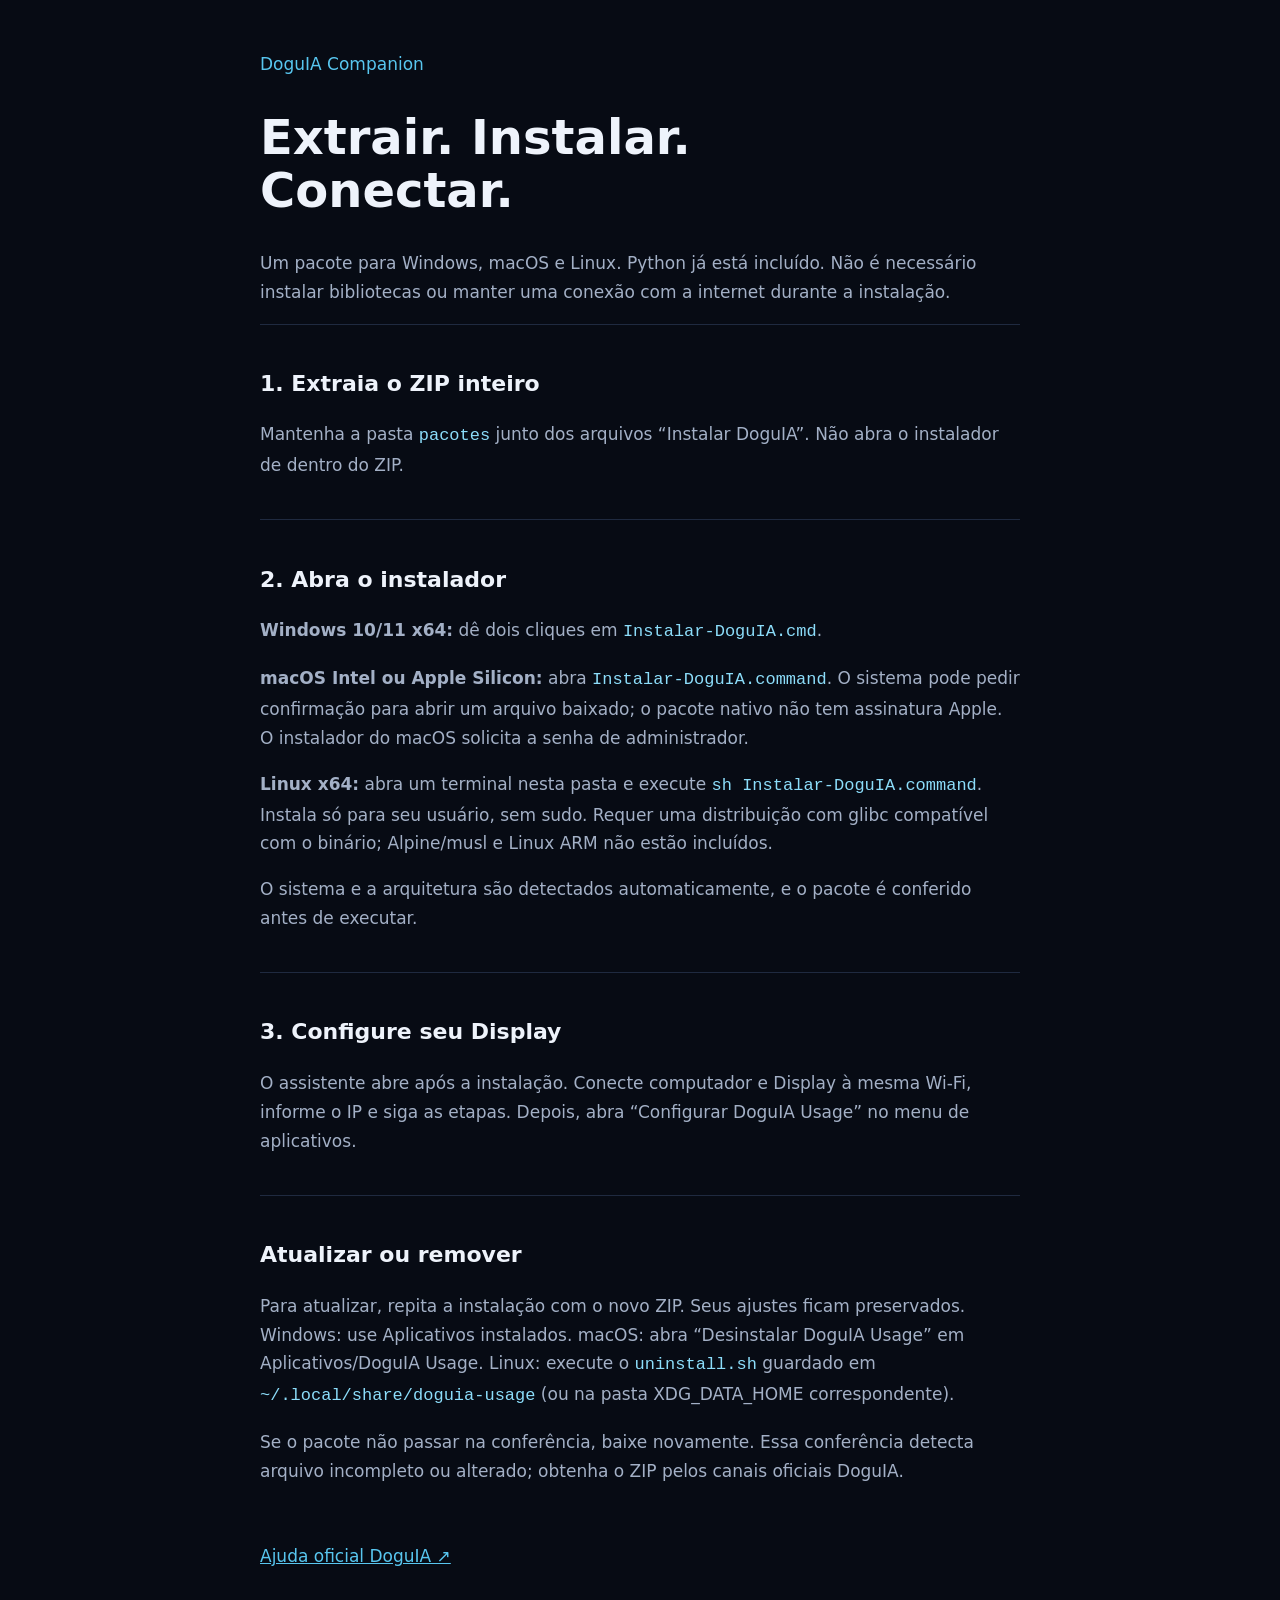
<file: packaging/universal/LEIA-ME.html>
<!doctype html><html lang="pt-BR"><meta charset="utf-8"><meta name="viewport" content="width=device-width,initial-scale=1"><title>Instalar DoguIA</title><style>body{margin:0;background:#070b14;color:#eef3fb;font:17px/1.7 system-ui,sans-serif}main{max-width:760px;padding:50px 24px;margin:auto}h1{font-size:48px;line-height:1.1}h2{font-size:22px}a{color:#58c6ef}.passo{border-top:1px solid #1f2a40;padding:22px 0}code{color:#8cddfa;overflow-wrap:anywhere}.tag{color:#58c6ef}p{color:#a3b0c6}</style><main><div class="tag">DoguIA Companion</div><h1>Extrair. Instalar.<br>Conectar.</h1><p>Um pacote para Windows, macOS e Linux. Python já está incluído. Não é necessário instalar bibliotecas ou manter uma conexão com a internet durante a instalação.</p><div class="passo"><h2>1. Extraia o ZIP inteiro</h2><p>Mantenha a pasta <code>pacotes</code> junto dos arquivos “Instalar DoguIA”. Não abra o instalador de dentro do ZIP.</p></div><div class="passo"><h2>2. Abra o instalador</h2><p><strong>Windows 10/11 x64:</strong> dê dois cliques em <code>Instalar-DoguIA.cmd</code>.</p><p><strong>macOS Intel ou Apple Silicon:</strong> abra <code>Instalar-DoguIA.command</code>. O sistema pode pedir confirmação para abrir um arquivo baixado; o pacote nativo não tem assinatura Apple. O instalador do macOS solicita a senha de administrador.</p><p><strong>Linux x64:</strong> abra um terminal nesta pasta e execute <code>sh Instalar-DoguIA.command</code>. Instala só para seu usuário, sem sudo. Requer uma distribuição com glibc compatível com o binário; Alpine/musl e Linux ARM não estão incluídos.</p><p>O sistema e a arquitetura são detectados automaticamente, e o pacote é conferido antes de executar.</p></div><div class="passo"><h2>3. Configure seu Display</h2><p>O assistente abre após a instalação. Conecte computador e Display à mesma Wi-Fi, informe o IP e siga as etapas. Depois, abra “Configurar DoguIA Usage” no menu de aplicativos.</p></div><div class="passo"><h2>Atualizar ou remover</h2><p>Para atualizar, repita a instalação com o novo ZIP. Seus ajustes ficam preservados. Windows: use Aplicativos instalados. macOS: abra “Desinstalar DoguIA Usage” em Aplicativos/DoguIA Usage. Linux: execute o <code>uninstall.sh</code> guardado em <code>~/.local/share/doguia-usage</code> (ou na pasta XDG_DATA_HOME correspondente).</p><p>Se o pacote não passar na conferência, baixe novamente. Essa conferência detecta arquivo incompleto ou alterado; obtenha o ZIP pelos canais oficiais DoguIA.</p></div><p><a href="https://www.doguia.com.br/ajuda/display/">Ajuda oficial DoguIA ↗</a></p></main></html>
</file>
